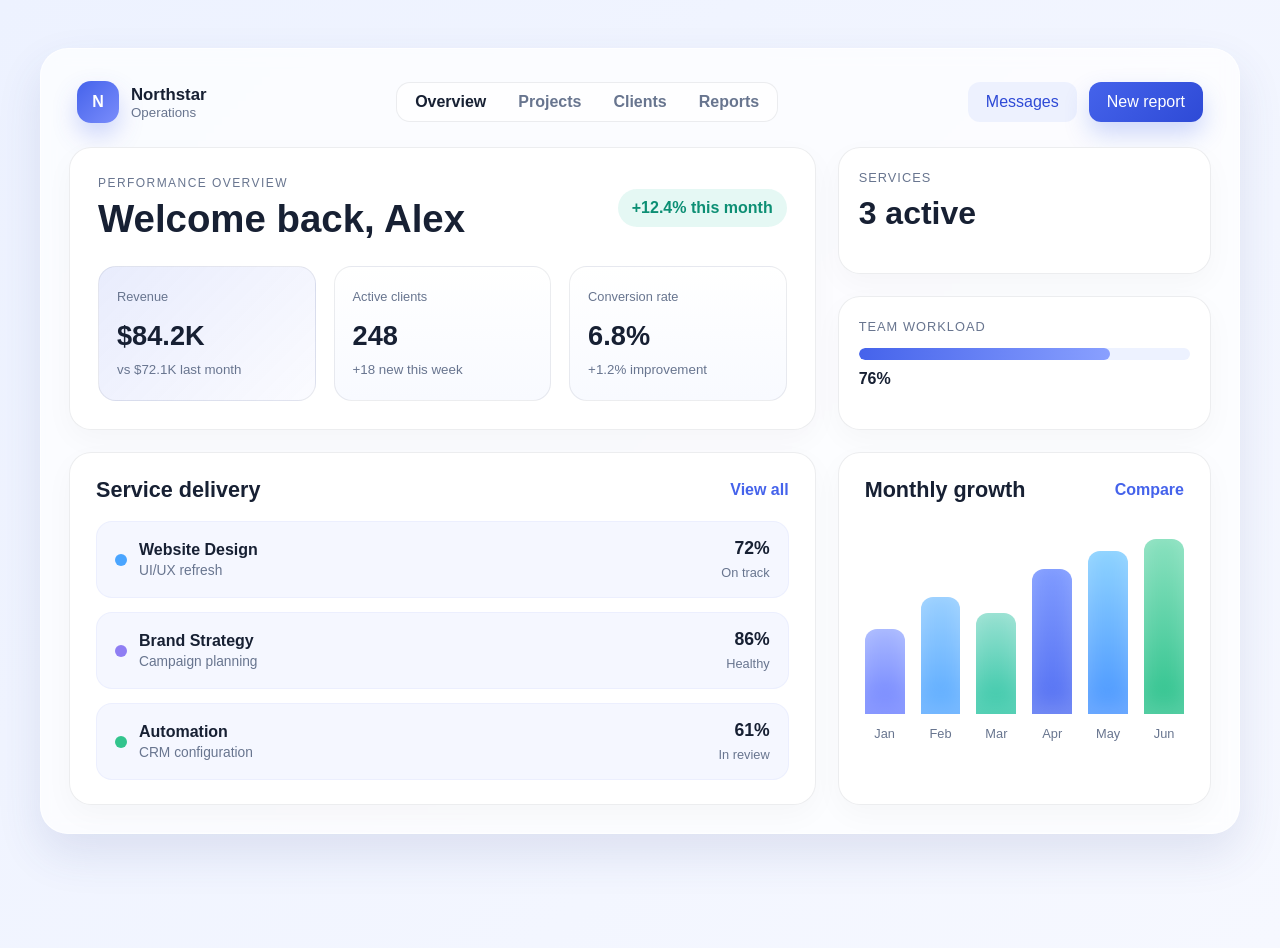
<file: index.html>
<!DOCTYPE html>
<html lang="en">
  <head>
    <meta charset="UTF-8" />
    <meta name="viewport" content="width=device-width, initial-scale=1.0" />
    <title>Northstar Dashboard</title>
    <link rel="stylesheet" href="style.css" />
  </head>
  <body>
    <div class="dashboard-shell">
      <header class="topbar">
        <div class="brand">
          <div class="brand-mark">N</div>
          <div class="brand-copy">
            <span class="brand-name">Northstar</span>
            <small>Operations</small>
          </div>
        </div>

        <nav class="nav" aria-label="Main navigation">
          <a href="#" class="active">Overview</a>
          <a href="#">Projects</a>
          <a href="#">Clients</a>
          <a href="#">Reports</a>
        </nav>

        <div class="topbar-actions">
          <button class="ghost-btn">Messages</button>
          <button class="primary-btn">New report</button>
        </div>
      </header>

      <main class="main-grid">
        <section class="hero-panel">
          <div class="panel-header">
            <div>
              <p class="eyebrow">Performance overview</p>
              <h1>Welcome back, Alex</h1>
            </div>
            <span class="status-pill">+12.4% this month</span>
          </div>

          <div class="stats-row">
            <article class="stat-card accent">
              <span class="label">Revenue</span>
              <strong>$84.2K</strong>
              <small>vs $72.1K last month</small>
            </article>

            <article class="stat-card">
              <span class="label">Active clients</span>
              <strong>248</strong>
              <small>+18 new this week</small>
            </article>

            <article class="stat-card">
              <span class="label">Conversion rate</span>
              <strong>6.8%</strong>
              <small>+1.2% improvement</small>
            </article>
          </div>
        </section>

        <aside class="side-panel">
          <div class="mini-card">
            <p>Services</p>
            <h3>3 active</h3>
          </div>

          <div class="mini-card">
            <p>Team workload</p>
            <div class="progress">
              <span class="progress-bar"></span>
            </div>
            <strong>76%</strong>
          </div>
        </aside>

        <section class="content-panel">
          <div class="section-title">
            <h2>Service delivery</h2>
            <a href="#">View all</a>
          </div>

          <div class="service-list">
            <article class="service-item">
              <div class="service-meta">
                <span class="dot blue"></span>
                <div>
                  <h3>Website Design</h3>
                  <p>UI/UX refresh</p>
                </div>
              </div>
              <div class="service-info">
                <strong>72%</strong>
                <span>On track</span>
              </div>
            </article>

            <article class="service-item">
              <div class="service-meta">
                <span class="dot purple"></span>
                <div>
                  <h3>Brand Strategy</h3>
                  <p>Campaign planning</p>
                </div>
              </div>
              <div class="service-info">
                <strong>86%</strong>
                <span>Healthy</span>
              </div>
            </article>

            <article class="service-item">
              <div class="service-meta">
                <span class="dot green"></span>
                <div>
                  <h3>Automation</h3>
                  <p>CRM configuration</p>
                </div>
              </div>
              <div class="service-info">
                <strong>61%</strong>
                <span>In review</span>
              </div>
            </article>
          </div>
        </section>

        <section class="chart-panel">
          <div class="section-title">
            <h2>Monthly growth</h2>
            <a href="#">Compare</a>
          </div>

          <div class="chart-bars" aria-label="Monthly performance chart">
            <div class="bar-group">
              <span class="bar bar-1" style="height: 42%"></span>
              <label>Jan</label>
            </div>
            <div class="bar-group">
              <span class="bar bar-2" style="height: 58%"></span>
              <label>Feb</label>
            </div>
            <div class="bar-group">
              <span class="bar bar-3" style="height: 50%"></span>
              <label>Mar</label>
            </div>
            <div class="bar-group">
              <span class="bar bar-4" style="height: 72%"></span>
              <label>Apr</label>
            </div>
            <div class="bar-group">
              <span class="bar bar-5" style="height: 81%"></span>
              <label>May</label>
            </div>
            <div class="bar-group">
              <span class="bar bar-6" style="height: 94%"></span>
              <label>Jun</label>
            </div>
          </div>
        </section>
      </main>
    </div>
  </body>
</html>
</file>
<file: style.css>
:root {
  --bg: #eef3ff;
  --panel: #ffffff;
  --panel-alt: #f5f7ff;
  --primary: #4563eb;
  --primary-dark: #2e4ad6;
  --text: #172033;
  --muted: #68758f;
  --border: rgba(22, 32, 51, 0.08);
  --shadow: 0 20px 45px rgba(54, 76, 141, 0.12);
  --success: #2ec5a3;
  --purple: #8f7ef3;
  --blue: #4aa5ff;
  --green: #32c48d;
}

* {
  box-sizing: border-box;
}

body {
  margin: 0;
  min-height: 100vh;
  font-family: "Segoe UI", Tahoma, Geneva, Verdana, sans-serif;
  background: linear-gradient(135deg, #edf2ff 0%, #f6f8ff 100%);
  color: var(--text);
}

button,
a {
  font: inherit;
}

.dashboard-shell {
  max-width: 1200px;
  margin: 48px auto;
  background: rgba(255, 255, 255, 0.72);
  border: 1px solid rgba(255, 255, 255, 0.7);
  border-radius: 28px;
  box-shadow: var(--shadow);
  backdrop-filter: blur(8px);
  padding: 22px 28px 28px;
}

.topbar {
  display: flex;
  align-items: center;
  justify-content: space-between;
  gap: 20px;
  padding: 10px 8px 24px;
}

.brand {
  display: flex;
  align-items: center;
  gap: 12px;
}

.brand-mark {
  display: grid;
  place-items: center;
  width: 42px;
  height: 42px;
  border-radius: 14px;
  background: linear-gradient(135deg, var(--primary), #7a8dfb);
  color: #fff;
  font-weight: 700;
  box-shadow: 0 12px 24px rgba(69, 99, 235, 0.25);
}

.brand-copy {
  display: flex;
  flex-direction: column;
}

.brand-name {
  font-weight: 700;
  font-size: 1.05rem;
}

.brand-copy small {
  color: var(--muted);
}

.nav {
  display: flex;
  align-items: center;
  gap: 32px;
  background: rgba(255, 255, 255, 0.65);
  border: 1px solid var(--border);
  border-radius: 14px;
  padding: 10px 18px;
}

.nav a {
  text-decoration: none;
  color: var(--muted);
  font-weight: 600;
  transition: 0.2s ease;
}

.nav a.active,
.nav a:hover {
  color: var(--text);
}

.topbar-actions {
  display: flex;
  align-items: center;
  gap: 12px;
}

button {
  border: none;
  border-radius: 12px;
  padding: 11px 18px;
  cursor: pointer;
  transition: transform 0.2s ease, box-shadow 0.2s ease;
}

button:hover {
  transform: translateY(-1px);
}

.ghost-btn {
  background: rgba(69, 99, 235, 0.08);
  color: var(--primary-dark);
}

.primary-btn {
  background: linear-gradient(135deg, var(--primary), var(--primary-dark));
  box-shadow: 0 12px 24px rgba(69, 99, 235, 0.25);
  color: #fff;
}

.main-grid {
  display: grid;
  grid-template-columns: 2fr 1fr;
  gap: 22px;
}

.hero-panel,
.content-panel,
.chart-panel,
.mini-card {
  background: var(--panel);
  border: 1px solid var(--border);
  border-radius: 22px;
  box-shadow: 0 10px 30px rgba(18, 24, 39, 0.03);
}

.hero-panel {
  padding: 28px;
}

.panel-header {
  display: flex;
  align-items: center;
  justify-content: space-between;
  gap: 20px;
  margin-bottom: 26px;
}

.eyebrow {
  margin: 0 0 8px;
  font-size: 0.75rem;
  letter-spacing: 0.12em;
  text-transform: uppercase;
  color: var(--muted);
}

h1 {
  margin: 0;
  font-size: clamp(2rem, 3vw, 2.7rem);
  line-height: 1.1;
}

.status-pill {
  background: rgba(46, 197, 163, 0.12);
  color: #0d8f74;
  border-radius: 999px;
  font-weight: 700;
  padding: 10px 14px;
}

.stats-row {
  display: grid;
  grid-template-columns: repeat(3, minmax(0, 1fr));
  gap: 18px;
}

.stat-card {
  background: linear-gradient(180deg, #ffffff 0%, #f8faff 100%);
  border: 1px solid var(--border);
  border-radius: 18px;
  padding: 22px 18px;
}

.stat-card.accent {
  background: linear-gradient(135deg, rgba(69, 99, 235, 0.12), rgba(138, 149, 255, 0.04));
}

.label {
  display: block;
  font-size: 0.8rem;
  color: var(--muted);
  margin-bottom: 16px;
}

.stat-card strong {
  display: block;
  font-size: clamp(1.7rem, 2vw, 2.2rem);
  margin-bottom: 8px;
}

.stat-card small {
  color: var(--muted);
}

.side-panel {
  display: grid;
  gap: 22px;
}

.mini-card {
  padding: 22px 20px;
}

.mini-card p {
  margin: 0 0 10px;
  color: var(--muted);
  font-size: 0.8rem;
  text-transform: uppercase;
  letter-spacing: 0.08em;
}

.mini-card h3 {
  margin: 0;
  font-size: 2rem;
}

.progress {
  height: 12px;
  background: #edf2ff;
  border-radius: 999px;
  overflow: hidden;
  margin: 14px 0 10px;
}

.progress-bar {
  display: block;
  width: 76%;
  height: 100%;
  background: linear-gradient(90deg, var(--primary), #89a0ff);
  border-radius: inherit;
}

.content-panel,
.chart-panel {
  padding: 24px 26px;
}

.section-title {
  display: flex;
  align-items: center;
  justify-content: space-between;
  gap: 10px;
  margin-bottom: 18px;
}

.section-title h2 {
  margin: 0;
  font-size: 1.35rem;
}

.section-title a {
  text-decoration: none;
  color: var(--primary);
  font-weight: 600;
}

.service-list {
  display: grid;
  gap: 14px;
}

.service-item {
  display: flex;
  align-items: center;
  justify-content: space-between;
  gap: 16px;
  background: var(--panel-alt);
  border: 1px solid rgba(69, 99, 235, 0.05);
  border-radius: 16px;
  padding: 16px 18px;
}

.service-meta {
  display: flex;
  align-items: center;
  gap: 12px;
}

.dot {
  width: 12px;
  height: 12px;
  border-radius: 50%;
  display: inline-block;
}

.dot.blue { background: var(--blue); }
.dot.purple { background: var(--purple); }
.dot.green { background: var(--green); }

.service-meta h3 {
  margin: 0 0 4px;
  font-size: 1rem;
}

.service-meta p {
  margin: 0;
  color: var(--muted);
  font-size: 0.86rem;
}

.service-info {
  text-align: right;
}

.service-info strong {
  display: block;
  font-size: 1.1rem;
  margin-bottom: 4px;
}

.service-info span {
  color: var(--muted);
  font-size: 0.8rem;
}

.chart-bars {
  display: flex;
  align-items: end;
  justify-content: space-between;
  gap: 16px;
  height: 220px;
  padding-top: 18px;
}

.bar-group {
  flex: 1;
  display: flex;
  flex-direction: column;
  align-items: center;
  justify-content: end;
  gap: 12px;
  height: 100%;
}

.bar {
  width: 100%;
  max-width: 46px;
  border-radius: 12px 12px 0 0;
  display: block;
  box-shadow: inset 0 -10px 20px rgba(255, 255, 255, 0.2);
}

.bar-1 { background: linear-gradient(180deg, #a8b8ff 0%, #6f82ff 100%); }
.bar-2 { background: linear-gradient(180deg, #9ad0ff 0%, #58a9ff 100%); }
.bar-3 { background: linear-gradient(180deg, #98e1d2 0%, #31c6a5 100%); }
.bar-4 { background: linear-gradient(180deg, #7f9bff 0%, #536ff2 100%); }
.bar-5 { background: linear-gradient(180deg, #8ed3ff 0%, #4995ff 100%); }
.bar-6 { background: linear-gradient(180deg, #8ae1bf 0%, #2dc28d 100%); }

.bar-group label {
  color: var(--muted);
  font-size: 0.8rem;
}

@media (max-width: 900px) {
  .topbar,
  .nav,
  .main-grid {
    grid-template-columns: 1fr;
    flex-direction: column;
    align-items: stretch;
  }

  .topbar {
    display: flex;
  }

  .nav {
    justify-content: center;
    flex-wrap: wrap;
  }

  .topbar-actions {
    justify-content: space-between;
  }

  .main-grid {
    display: grid;
    grid-template-columns: 1fr;
  }

  .stats-row {
    grid-template-columns: 1fr;
  }
}

@media (max-width: 560px) {
  .dashboard-shell {
    margin: 18px 12px;
    padding: 18px 14px 20px;
  }

  .topbar {
    padding-bottom: 18px;
  }

  .topbar-actions {
    flex-direction: column;
  }

  .service-item {
    flex-direction: column;
    align-items: flex-start;
  }

  .service-info {
    text-align: left;
  }
}
</file>
